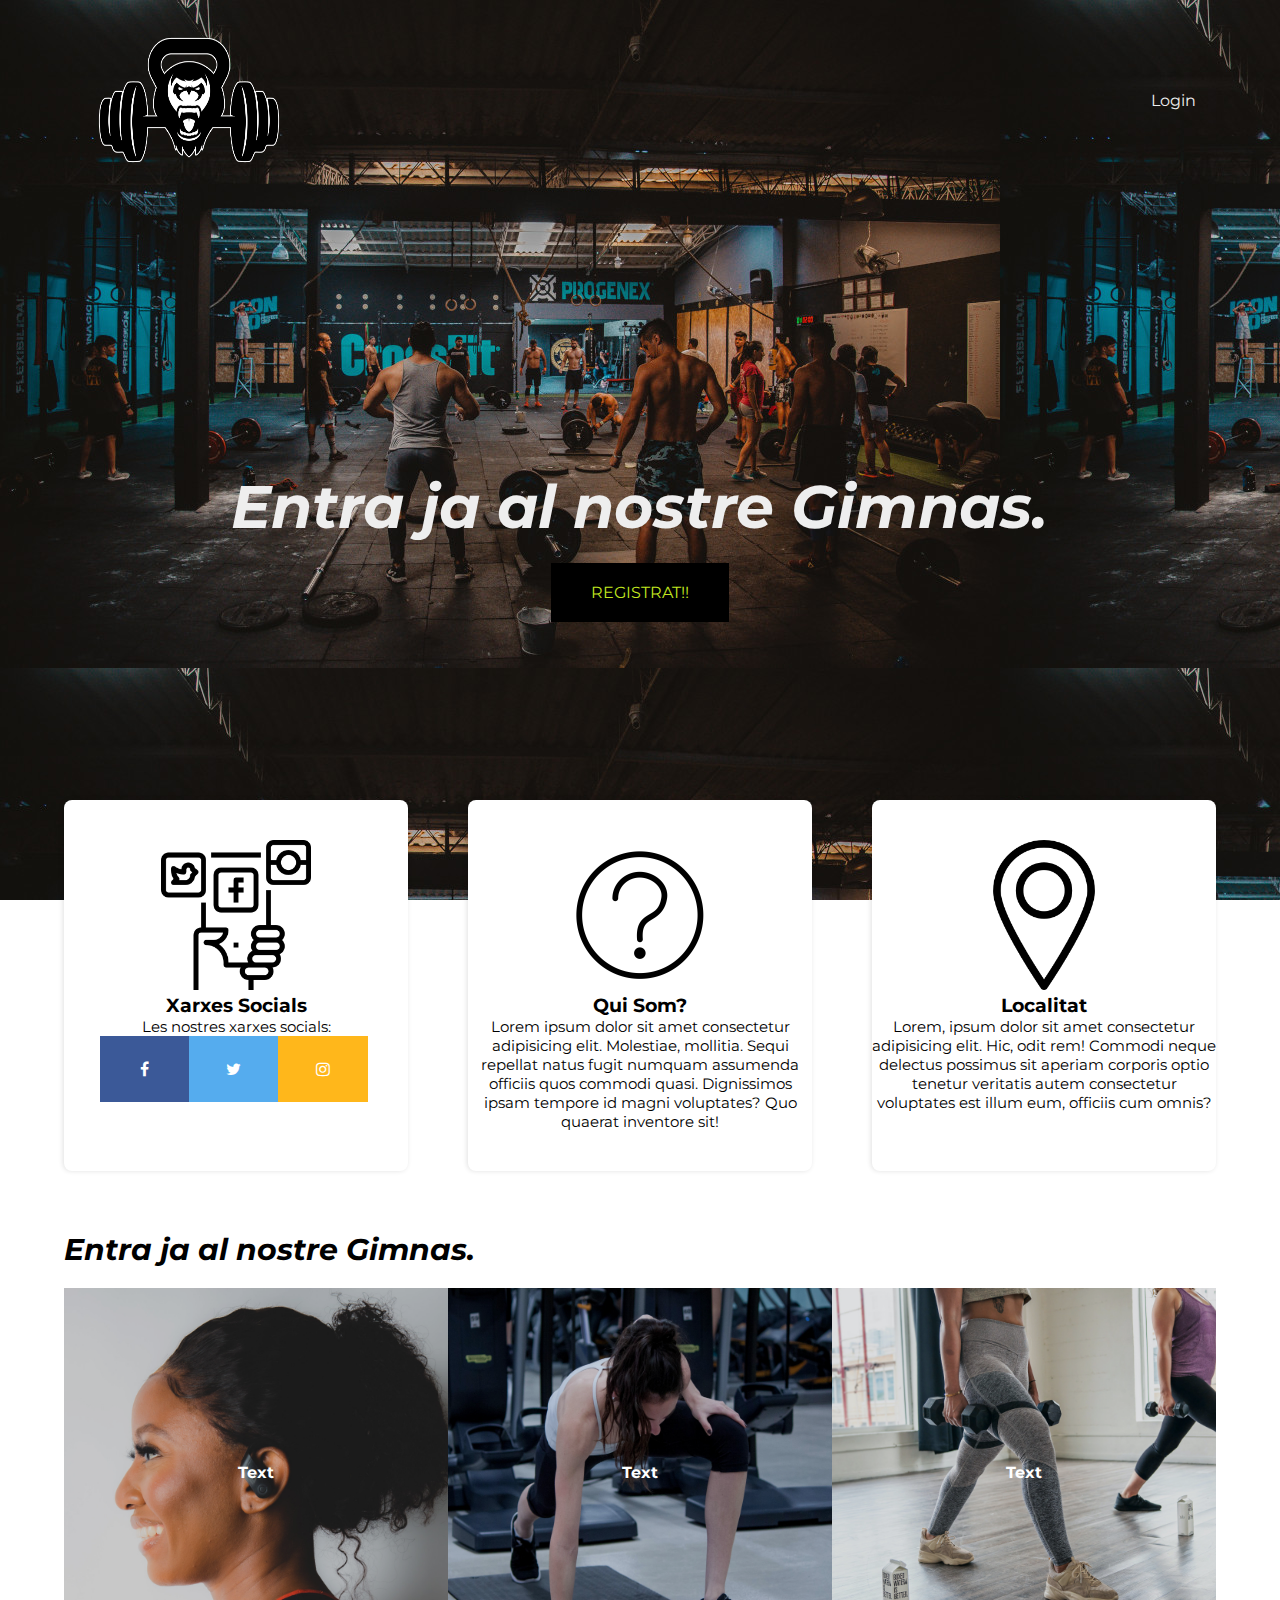
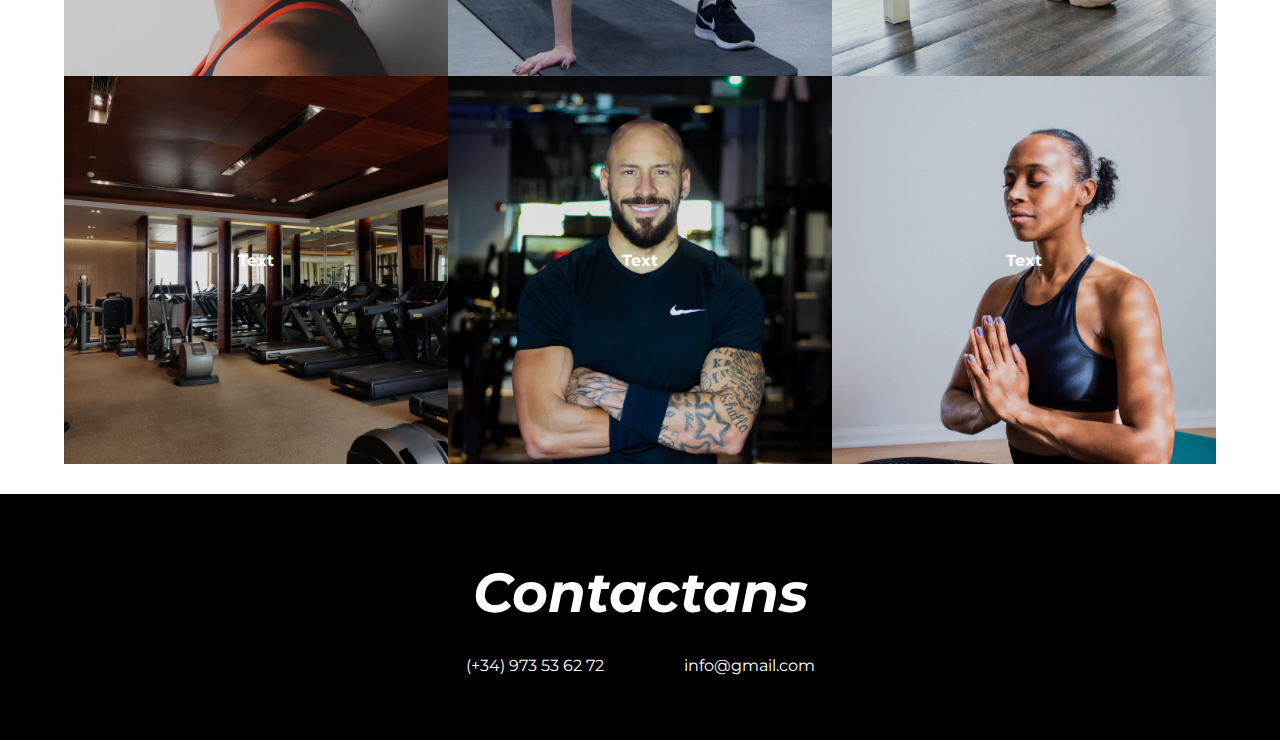
<file: Web/index.html>
<!DOCTYPE html>
<html lang="en">
<head>
    <meta charset="UTF-8">
    <meta http-equiv="X-UA-Compatible" content="IE=edge">
    <meta name="viewport" content="width=device-width, initial-scale=1.0">
    <title>Document</title>

    <link rel="stylesheet" href="css/inici.css">

    <link rel="preconnect" href="https://fonts.googleapis.com">
    <link rel="preconnect" href="https://fonts.gstatic.com" crossorigin>
    <link href="https://fonts.googleapis.com/css2?family=Montserrat:wght@400;700;800&display=swap" rel="stylesheet">

    <link rel="stylesheet" href="https://cdnjs.cloudflare.com/ajax/libs/font-awesome/4.7.0/css/font-awesome.min.css">


</head>
<body>

    <header>
        <div class="contenedor">
            <div class="menu">
                <img src="img/logo.png" alt="Logo">
                <nav>
                    <ul>
                        <li>
                            <a href="view/login.view.php">Login</a>
                        </li>
                    </ul>
                </nav>
            </div>

            <div class="titular">
                <h1>Entra ja al nostre Gimnas.</h1>
                <a href="view/login.view.php">REGISTRAT!!</a>
            </div>

        </div>     
    </header>

    <section id="tarjetas">
        <div class="contenedor">
            <div class="contenedor-tarjetas">

                <div class="tarjeta">
                    <img class="imagen-tarjeta" 
                    src="img/media.png" 
                    alt="Contecte">

                    <h3>Xarxes Socials</h3>
                    <p>Les nostres xarxes socials:</p>
                    <a href="#" class="fa fa-facebook"></a>
                    <a href="#" class="fa fa-twitter"></a>
                    <a href="#" class="fa fa-instagram"></a>
                </div>

                <div id="segunda-tarjeta" class="tarjeta">
                    <img class="imagen-tarjeta"
                    src="img/presentacio.png" 
                    alt="Presentació">

                    <h3>Qui Som?</h3>
                    <p>Lorem ipsum dolor sit amet consectetur adipisicing elit. Molestiae, mollitia. Sequi repellat natus fugit numquam assumenda officiis quos commodi quasi. Dignissimos ipsam tempore id magni voluptates? Quo quaerat inventore sit!</p>
                </div>

                <div class="tarjeta">
                    <img class="imagen-tarjeta"
                    src="img/location.png" 
                    alt="Localitat">

                    <h3>Localitat</h3>
                    <p> Lorem, ipsum dolor sit amet consectetur adipisicing elit. Hic, odit rem! Commodi neque delectus possimus sit aperiam corporis optio tenetur veritatis autem consectetur voluptates est illum eum, officiis cum omnis?</p>
                </div>

            </div>
        </div>
    </section>

    <div class="Sub-titulo">
        <h3>Entra ja al nostre Gimnas.</h3>
    </div>

    <section id="galeria">
        <div class="ocultar-mobil">
            <div class="foto">

                <img src="img/galeria1.jpg" 
                alt="Galeria-1">

                <div class="texte">
                    <h4>Text</h4>
                </div>

            </div>
            <div class="foto">

                <img src="img/galeria2.jpg"  
                alt="Galeria-1">
                
                <div class="texte">
                    <h4>Text</h4>
                </div>

            </div>
            <div class="foto">

                <img src="img/galeria3.jpg"
                alt="Galeria-1">
                
                <div class="texte">
                    <h4>Text</h4>
                </div>

            </div>
        </div>

        <div class="foto">

            <img src="img/galeria4.jpg" 
            alt="Galeria-1">
            
            <div class="texte">
                <h4>Text</h4>
            </div>

        </div>

        <div class="foto">

            <img src="img/galeria5.jpg"
            alt="Galeria-1">
            
            <div class="texte">
                <h4>Text</h4>
            </div>

        </div>

        <div class="foto">

            <img src="img/galeria6.jpg" 
            alt="Galeria-1">
            
            <div class="texte">
                <h4>Text</h4>
            </div>

        </div>

    </section>

    <footer>
        <section id="contactar">
            <div class="contenedor">
                <h2>Contactans</h2>
                <div class="info">
                    <p>(+34) 973 53 62 72</p>
                    <p>info@gmail.com</p>
                </div>
            </div>
        </section>
    </footer>
    
</body>
</html>
</file>
<file: Web/css/inici.css>
*{
    padding: 0;
    margin: 0;
    box-sizing: border-box;
}

.contenedor{

    width: 90%;
    max-width: 1280px;
    margin: auto;
}

body{
    padding: 0;
    margin: 0;
    font-family: 'Montserrat', sans-serif;

}

li{
    list-style: none    ;
}
a{
    text-decoration: none;
}

header {

    background-image: url(../img/fons.jpg); 
    height: 100vh;

}

.menu {

    display: flex;
    align-items: center;
    justify-content: space-between;

}

.menu img{
    width: 250px;
    height: 200px;
}

header ul{

    display: flex;

}

header ul li{

    margin: 0px 20px;

}

header ul li a{

    color: #eee;

}

.titular {
    text-align: center;
    margin-top: 30vh;
    color: #eee;
}

h1 {

    font-size: 60px;
    font-style: italic;
    width: 90%;
    margin: auto;
    margin-bottom: 40px;

}

.titular a {

    background: #000;
    color: #C2E71F;
    padding: 20px 40px;
}

.contenedor-tarjetas {

    display: flex;
    justify-content: center;

}

.tarjeta {

    text-align: center;
    box-shadow: -1px 0px 5px #0000001f;
    width: 30%;
    margin-top: -100px;
    background: #fff;
    padding: 40px 0px;
    border-radius: 8px;

}

.imagen-tarjeta{
    width: 150px;
    height: px;
}

#segunda-tarjeta{

    margin: 0px 60px;
    margin-top: -100px;
    
}

.tarjeta p{
    font-size: 15px;
}

.fa {
    padding: 25px;
    width: 90px;
    text-align: center;
    text-decoration: none;
    margin-left: -5px;

    display: flex;
    flex-wrap: wrap;

}

.fa-facebook {

    background: #3B5998;
    color: white;
}
  
.fa-twitter {

    background: #55ACEE;
    color: white;
}
  
.fa-instagram {

    background: #ffb71b;
    color: white;
}

#galeria, .ocultar-mobil{
    display: flex;
    flex-wrap: wrap;
    justify-content: center;
}

.Sub-titulo{

    display: flex;
    align-content: center;

}

.Sub-titulo h3{

    font-size: 30px;
    font-style: italic;
    width: 90%;

    margin: auto;
    margin-top: 60px;
    margin-bottom: 20px;

}

#galeria{

    margin: auto;
    margin-bottom: 30px;
}

#galeria img{

    width: 100%;
    height: 100%;

}

#galeria .foto{

    width: 30%;
    position: relative;

}

.texte{

    position: absolute;
    top: 0;
    left: 0;
    background: #0000001f;
    width: 100%;
    height: 100%;
    color: #fff;
    text-align: center;

}

.texte h4{

    position: relative;
    top: 45%;
}

footer #contactar{
    padding: 65px;

    background: #000;
    text-align: center;

    color: #fff;


}

footer #contactar h2{

    font-size: 55px;
    font-style: italic;
    width: 90%;

    margin: auto;
    margin-bottom: 30px;

}

.info{
    display: flex;
    justify-content: center;
}

.info p {

    margin: 0 40px;

}

/* #####################
    Adaptació media
##################### */

@media screen and (max-width: 800px) {
    .menu img{
        width: 100px;
        height: 85px;
    }

    h1{
        font-size: 30px;
    }
    .contenedor-tarjetas{
        flex-direction: column;
        
    }

    .tarjeta {
        width: 100%;
    }

    #segunda-tarjeta{
        margin: 0;
    }

    .tarjeta:nth-child(3){
        margin-top: 2px;
    }

    .fa {

        margin: 0;

    }
    
    .ocultar-mobil{
        display: none;
    }

    #galeria .foto{
        width: 100%;
    }

    footer #contactar h2{
        font-size: 30px;
    }

    .info{
        flex-direction: column;

    }

    .info p{
        margin-left: -3px;
        margin-bottom: 10px;

        width: 100%;
        font-size: 15px;

    }

        
}
</file>
